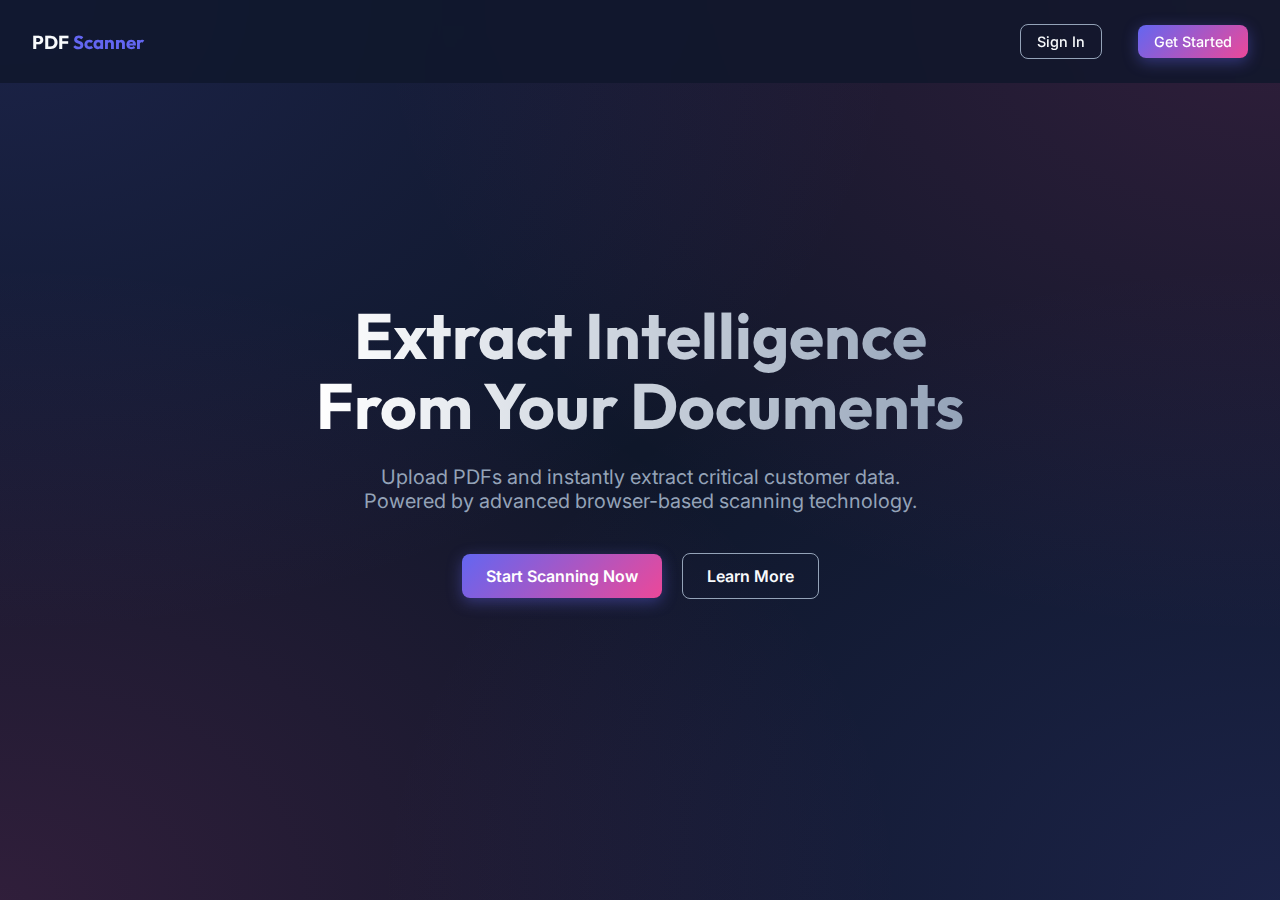
<file: index.html>
<!DOCTYPE html>
<html lang="en">

<head>
    <meta charset="UTF-8">
    <meta name="viewport" content="width=device-width, initial-scale=1.0">
    <title>AntiGravity Scanner | Intelligent PDF Extraction</title>
    <link rel="preconnect" href="https://fonts.googleapis.com">
    <link rel="preconnect" href="https://fonts.gstatic.com" crossorigin>
    <link
        href="https://fonts.googleapis.com/css2?family=Inter:wght@300;400;500;600&family=Outfit:wght@500;700&display=swap"
        rel="stylesheet">
    <link rel="stylesheet" href="style.css">
</head>

<body>

    <nav class="navbar">
        <div class="logo">
            <h3>PDF<span style="color: var(--primary)"> Scanner</span></h3>
        </div>
        <div class="nav-links">
            <a href="auth.html?mode=signin" class="btn btn-outline"
                style="padding: 0.5rem 1rem; font-size: 0.9rem;">Sign In</a>
            <a href="auth.html?mode=signup" class="btn btn-primary" style="padding: 0.5rem 1rem; font-size: 0.9rem;">Get
                Started</a>
        </div>
    </nav>

    <div class="hero">
        <h1>Extract Intelligence<br>From Your Documents</h1>
        <p>Upload PDFs and instantly extract critical customer data. Powered by advanced browser-based scanning
            technology.</p>
        <div class="cta-group">
            <a href="auth.html?mode=signup" class="btn btn-primary">Start Scanning Now</a>
            <a href="#features" class="btn btn-outline" style="margin-left: 1rem;">Learn More</a>
        </div>
    </div>

</body>

</html>
</file>
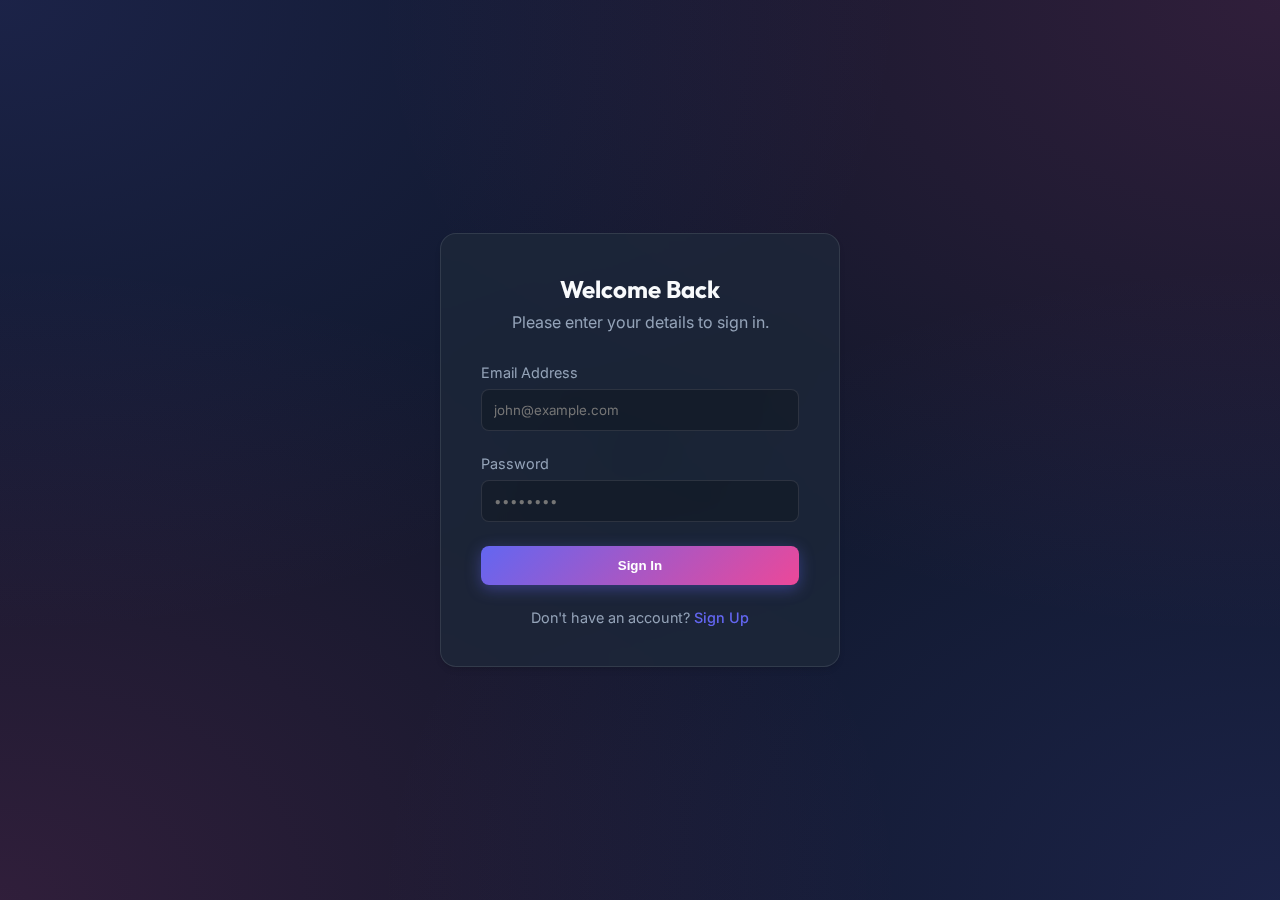
<file: auth.html>
<!DOCTYPE html>
<html lang="en">

<head>
    <meta charset="UTF-8">
    <meta name="viewport" content="width=device-width, initial-scale=1.0">
    <title>Authentication | AntiGravity Scanner</title>
    <link rel="preconnect" href="https://fonts.googleapis.com">
    <link rel="preconnect" href="https://fonts.gstatic.com" crossorigin>
    <link
        href="https://fonts.googleapis.com/css2?family=Inter:wght@300;400;500;600&family=Outfit:wght@500;700&display=swap"
        rel="stylesheet">
    <link rel="stylesheet" href="style.css">
</head>

<body>

    <div class="auth-container">
        <div class="glass-panel auth-box">
            <div style="text-align: center; margin-bottom: 2rem;">
                <h2 id="auth-title">Welcome Back</h2>
                <p style="color: var(--text-muted); margin-top: 0.5rem;" id="auth-subtitle">Please enter your details to
                    sign in.</p>
            </div>

            <form id="auth-form">
                <!-- Only visible in Sign Up -->
                <div class="form-group hidden" id="name-group">
                    <label for="name">Full Name</label>
                    <input type="text" id="name" placeholder="John Doe">
                </div>

                <div class="form-group">
                    <label for="email">Email Address</label>
                    <input type="email" id="email" placeholder="john@example.com" required>
                </div>

                <div class="form-group">
                    <label for="password">Password</label>
                    <input type="password" id="password" placeholder="••••••••" required>
                </div>

                <button type="submit" class="btn btn-primary" style="width: 100%;" id="submit-btn">Sign In</button>
            </form>

            <div style="text-align: center; margin-top: 1.5rem; font-size: 0.9rem; color: var(--text-muted);">
                <span id="toggle-text">Don't have an account?</span>
                <a href="#" style="color: var(--primary); font-weight: 500;" id="toggle-auth">Sign Up</a>
            </div>
        </div>
    </div>

    <script src="auth.js"></script>
</body>

</html>
</file>
<file: style.css>
:root {
    --primary: #6366f1;
    --primary-hover: #4f46e5;
    --secondary: #ec4899;
    --dark-bg: #0f172a;
    --card-bg: rgba(30, 41, 59, 0.7);
    --text-main: #f8fafc;
    --text-muted: #94a3b8;
    --glass-border: 1px solid rgba(255, 255, 255, 0.1);
    --font-heading: 'Outfit', sans-serif;
    --font-body: 'Inter', sans-serif;
}

* {
    margin: 0;
    padding: 0;
    box-sizing: border-box;
}

body {
    background-color: var(--dark-bg);
    color: var(--text-main);
    font-family: var(--font-body);
    min-height: 100vh;
    background-image:
        radial-gradient(at 0% 0%, rgba(99, 102, 241, 0.15) 0px, transparent 50%),
        radial-gradient(at 100% 0%, rgba(236, 72, 153, 0.15) 0px, transparent 50%),
        radial-gradient(at 100% 100%, rgba(99, 102, 241, 0.15) 0px, transparent 50%),
        radial-gradient(at 0% 100%, rgba(236, 72, 153, 0.15) 0px, transparent 50%);
    background-attachment: fixed;
    overflow-x: hidden;
}

h1,
h2,
h3,
h4,
h5,
h6 {
    font-family: var(--font-heading);
    font-weight: 700;
}

a {
    text-decoration: none;
    color: inherit;
    transition: all 0.3s ease;
}

/* Utilities */
.glass-panel {
    background: var(--card-bg);
    backdrop-filter: blur(12px);
    -webkit-backdrop-filter: blur(12px);
    border: var(--glass-border);
    border-radius: 1rem;
    box-shadow: 0 4px 6px -1px rgba(0, 0, 0, 0.1), 0 2px 4px -1px rgba(0, 0, 0, 0.06);
}

.btn {
    display: inline-block;
    padding: 0.75rem 1.5rem;
    border-radius: 0.5rem;
    font-weight: 600;
    cursor: pointer;
    border: none;
    transition: transform 0.2s, box-shadow 0.2s;
}

.btn-primary {
    background: linear-gradient(135deg, var(--primary), var(--secondary));
    color: white;
    box-shadow: 0 4px 15px rgba(99, 102, 241, 0.4);
}

.btn-primary:hover {
    transform: translateY(-2px);
    box-shadow: 0 6px 20px rgba(99, 102, 241, 0.6);
}

.btn-outline {
    background: transparent;
    border: 1px solid var(--text-muted);
    color: var(--text-main);
}

.btn-outline:hover {
    border-color: var(--text-main);
    background: rgba(255, 255, 255, 0.05);
}

/* Auth Container */
.auth-container {
    display: flex;
    justify-content: center;
    align-items: center;
    min-height: 100vh;
    padding: 1rem;
}

.auth-box {
    width: 100%;
    max-width: 400px;
    padding: 2.5rem;
}

.form-group {
    margin-bottom: 1.5rem;
}

.form-group label {
    display: block;
    margin-bottom: 0.5rem;
    color: var(--text-muted);
    font-size: 0.9rem;
}

.form-group input {
    width: 100%;
    padding: 0.75rem;
    background: rgba(0, 0, 0, 0.2);
    border: var(--glass-border);
    border-radius: 0.5rem;
    color: white;
    font-family: inherit;
}

.form-group input:focus {
    outline: none;
    border-color: var(--primary);
    box-shadow: 0 0 0 2px rgba(99, 102, 241, 0.2);
}

/* Dashboard Layout */
.dashboard-layout {
    display: grid;
    grid-template-columns: 350px 1fr;
    height: 100vh;
    overflow: hidden;
}

.sidebar {
    padding: 2rem;
    border-right: var(--glass-border);
    display: flex;
    flex-direction: column;
    overflow-y: auto;
}

.main-content {
    padding: 2rem;
    overflow-y: auto;
    display: flex;
    flex-direction: column;
    gap: 1.5rem;
}

.upload-zone {
    border: 2px dashed var(--text-muted);
    border-radius: 1rem;
    padding: 3rem;
    text-align: center;
    cursor: pointer;
    transition: all 0.3s ease;
    background: rgba(255, 255, 255, 0.02);
}

.upload-zone:hover,
.upload-zone.dragover {
    border-color: var(--primary);
    background: rgba(99, 102, 241, 0.05);
}

/* Extracted Data Form */
.data-field {
    margin-bottom: 1.25rem;
}

.data-field label {
    font-size: 0.8rem;
    text-transform: uppercase;
    letter-spacing: 0.05em;
    color: var(--text-muted);
    margin-bottom: 0.4rem;
    display: block;
}

.data-value {
    font-size: 1.1rem;
    padding: 0.75rem;
    background: rgba(255, 255, 255, 0.05);
    border-radius: 0.5rem;
    border: var(--glass-border);
    width: 100%;
    color: var(--text-main);
}

.pdf-viewer-container {
    height: 100%;
    background: rgba(0, 0, 0, 0.2);
    border-radius: 1rem;
    overflow: auto;
    position: relative;
    display: flex;
    /* Flexbox to center canvas */
    justify-content: center;
    align-items: flex-start;
    /* Start from top */
    padding: 20px;
}

#pdf-render {
    box-shadow: 0 10px 30px rgba(0, 0, 0, 0.5);
    max-width: 100%;
}

.navbar {
    display: flex;
    justify-content: space-between;
    align-items: center;
    padding: 1.5rem 2rem;
    position: fixed;
    top: 0;
    width: 100%;
    background: rgba(15, 23, 42, 0.8);
    backdrop-filter: blur(10px);
    z-index: 100;
}

.nav-links a {
    margin-left: 2rem;
    font-weight: 500;
}

.hidden {
    display: none !important;
}

/* Hero */
.hero {
    height: 100vh;
    display: flex;
    flex-direction: column;
    justify-content: center;
    align-items: center;
    text-align: center;
    padding: 2rem;
}

.hero h1 {
    font-size: 4rem;
    background: linear-gradient(to right, #fff, #94a3b8);
    -webkit-background-clip: text;
    background-clip: text;
    -webkit-text-fill-color: transparent;
    margin-bottom: 1.5rem;
    line-height: 1.1;
}

.hero p {
    font-size: 1.25rem;
    color: var(--text-muted);
    max-width: 600px;
    margin-bottom: 2.5rem;
}
</file>
